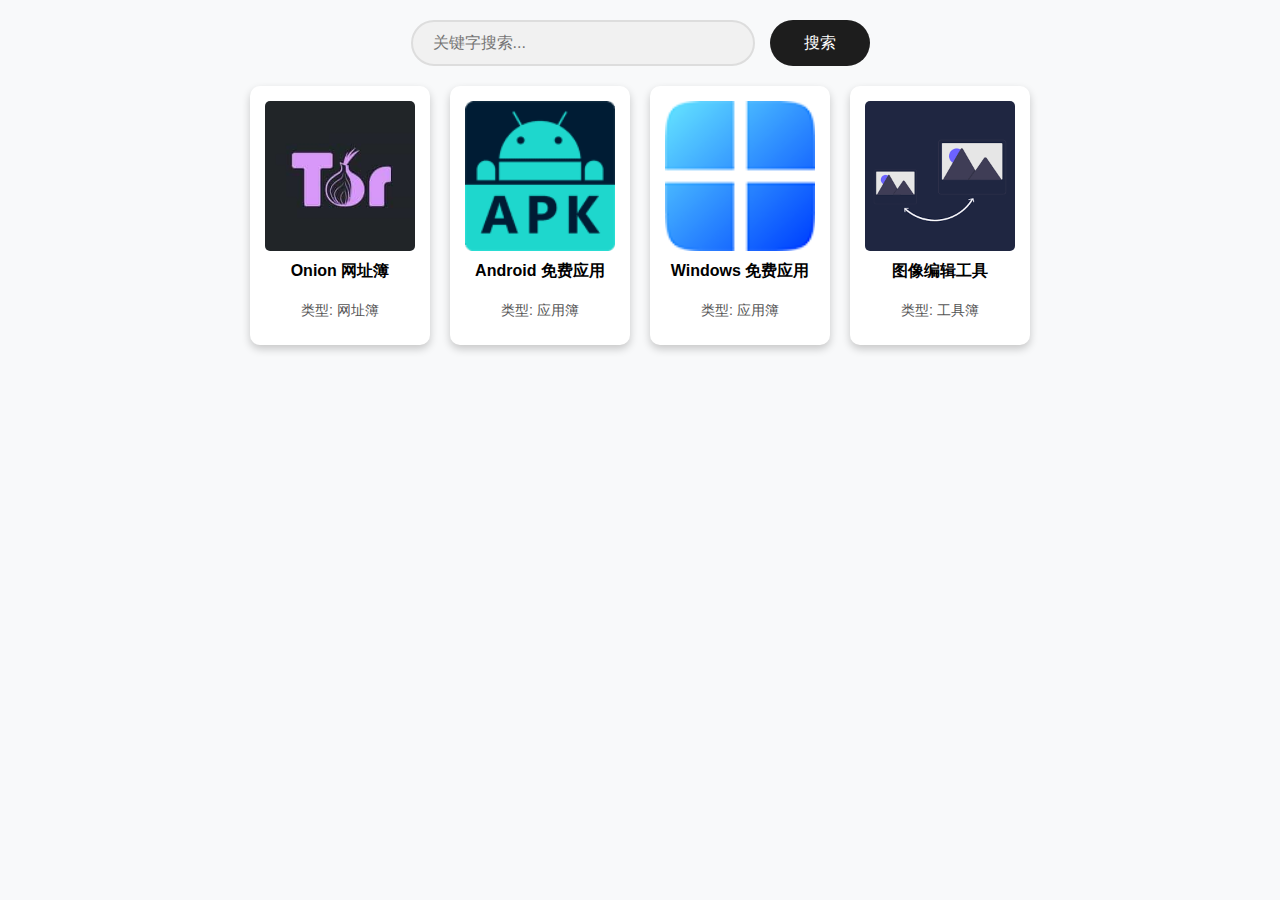
<file: index.html>
<!DOCTYPE html>
<html lang="zh">
<head>
    <meta charset="UTF-8">
    <meta name="viewport" content="width=device-width, initial-scale=1.0, maximum-scale=1.0, user-scalable=no">
    <link rel="shortcut icon" href="[data-uri]" type="image/jpeg">
    <title>资源索引</title>
    <link rel="stylesheet" href="styles.css">
</head>
<body>

    <!-- 搜索框 -->
    <div class="search-bar">
        <input type="text" id="search-input" placeholder="关键字搜索...">
        <button onclick="searchVideos()">搜索</button>
    </div>

    <!-- 视频列表 -->
    <div class="container" id="video-list"></div>

    <!-- 查看更多按钮 -->
    <button id="load-more" onclick="loadMoreVideos()">查看更多</button>

    <script src="script.js"></script>
</body>
</html>
</file>
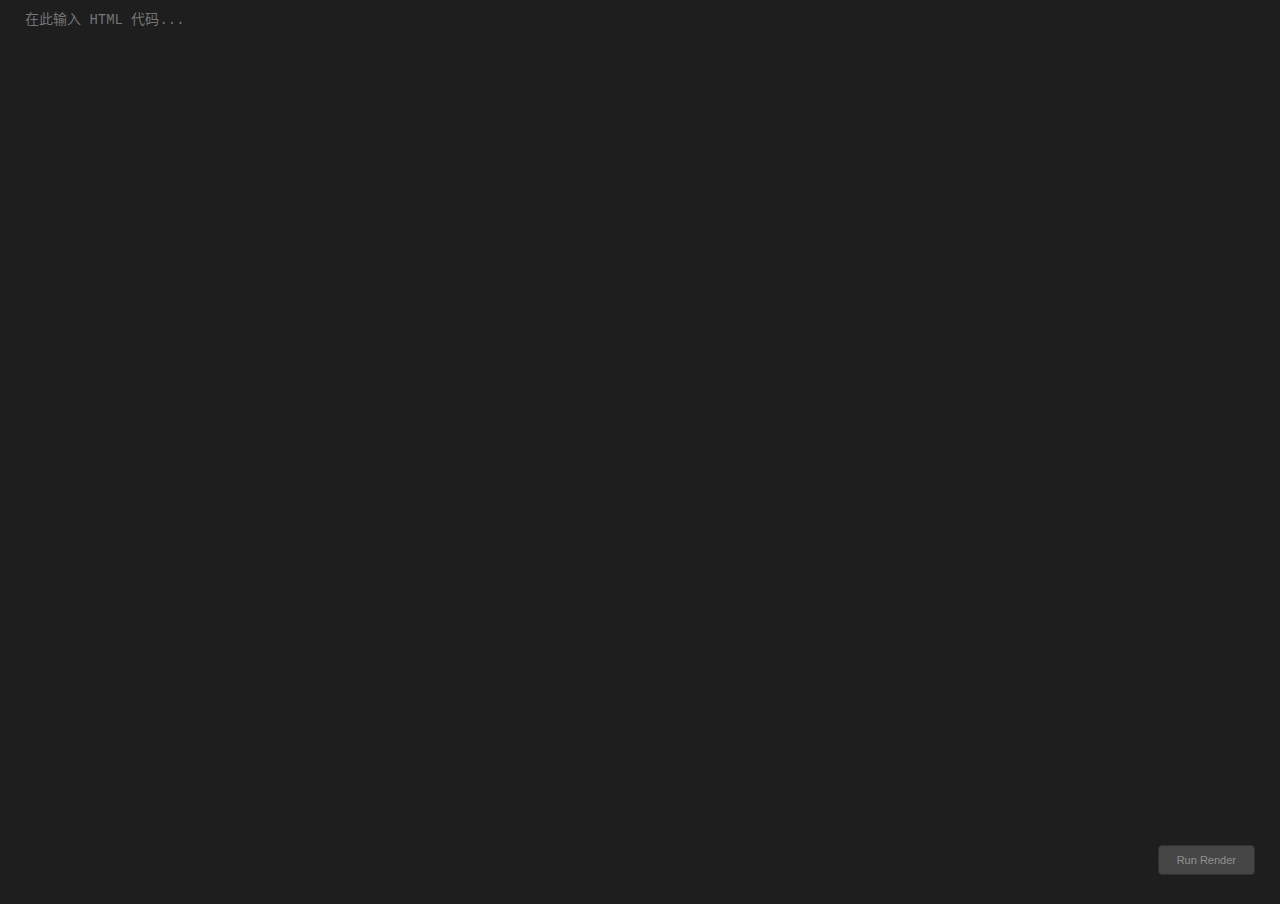
<file: 2024-10-24.zip.html>
<!DOCTYPE html>
<html lang="zh-CN">
<head>
    <meta charset="UTF-8">
    <title>html</title>
    <style>
        :root {
            --vscode-bg: #1e1e1e;
            --vscode-text: #ffffff;
        }

        * { box-sizing: border-box; }
        
        body, html {
            margin: 0; padding: 0;
            background-color: var(--vscode-bg);
            height: 100vh; width: 100vw;
            overflow: hidden;
        }

        #code-input {
            width: 100%;
            height: 100%;
            margin: 0;
            padding: 10px 10px 10px 25px;
            background-color: var(--vscode-bg);
            color: var(--vscode-text);
            font-family: 'Consolas', 'Monaco', monospace;
            font-size: 14px;
            line-height: 1.5;
            white-space: pre;
            tab-size: 4;
            border: none;
            outline: none;
            resize: none;
            overflow: auto;
        }

        .render-trigger {
            position: fixed;
            bottom: 25px;
            right: 25px;
            background: #6e6e6e;
            color: #fbfbfb;
            border: 1px solid #444;
            padding: 8px 18px;
            border-radius: 4px;
            cursor: pointer;
            font-size: 11px;
            z-index: 10;
            opacity: 0.5;
            transition: 0.3s;
        }
        .render-trigger:hover { opacity: 1; background: #444; color: #fff; }
    </style>
</head>
<body>

<textarea id="code-input" spellcheck="false" placeholder="在此输入 HTML 代码..."></textarea>
<button class="render-trigger" onclick="runInNewTab()">Run Render</button>

<script>
    const input = document.getElementById('code-input');

    function safeB64Encode(str) {
        const bytes = new TextEncoder().encode(str);
        let binString = "";
        bytes.forEach((b) => binString += String.fromCharCode(b));
        return window.btoa(binString);
    }

    function safeB64Decode(str) {
        try {
            const binString = window.atob(str);
            const bytes = Uint8Array.from(binString, (m) => m.charCodeAt(0));
            return new TextDecoder().decode(bytes);
        } catch (e) { return ""; }
    }
    function updateUrl() {
        const content = input.value;
        const b64 = content.trim() ? safeB64Encode(content) : "";
        const newUrl = new URL(window.location.origin + window.location.pathname);
        
        if (b64) {
            newUrl.searchParams.set('code', b64);
        }

        window.history.replaceState(null, '', newUrl.toString());
    }
    function runInNewTab() {
        const content = input.value;
        if (!content.trim()) return;
        const b64 = safeB64Encode(content);
        const previewUrl = new URL(window.location.origin + window.location.pathname);
        previewUrl.searchParams.set('render', 'true');
        previewUrl.searchParams.set('code', b64);

        window.open(previewUrl.toString(), '_blank');
    }

    window.onload = function() {
        const params = new URLSearchParams(window.location.search);
        const code = params.get('code');
        const isRender = params.get('render') === 'true';

        if (code) {
            const decodedCode = safeB64Decode(code);
            
            if (isRender) {
                document.open();
                document.write(decodedCode);
                document.close();
            } else {
                input.value = decodedCode;
            }
        }
    };

    input.addEventListener('input', updateUrl);

    input.onkeydown = function(e) {
        if (e.key === 'Tab') {
            e.preventDefault();
            const s = this.selectionStart;
            this.value = this.value.substring(0, s) + "\t" + this.value.substring(this.selectionEnd);
            this.selectionStart = this.selectionEnd = s + 1;
            updateUrl();
        }
    };
</script>

</body>
</html>
</file>
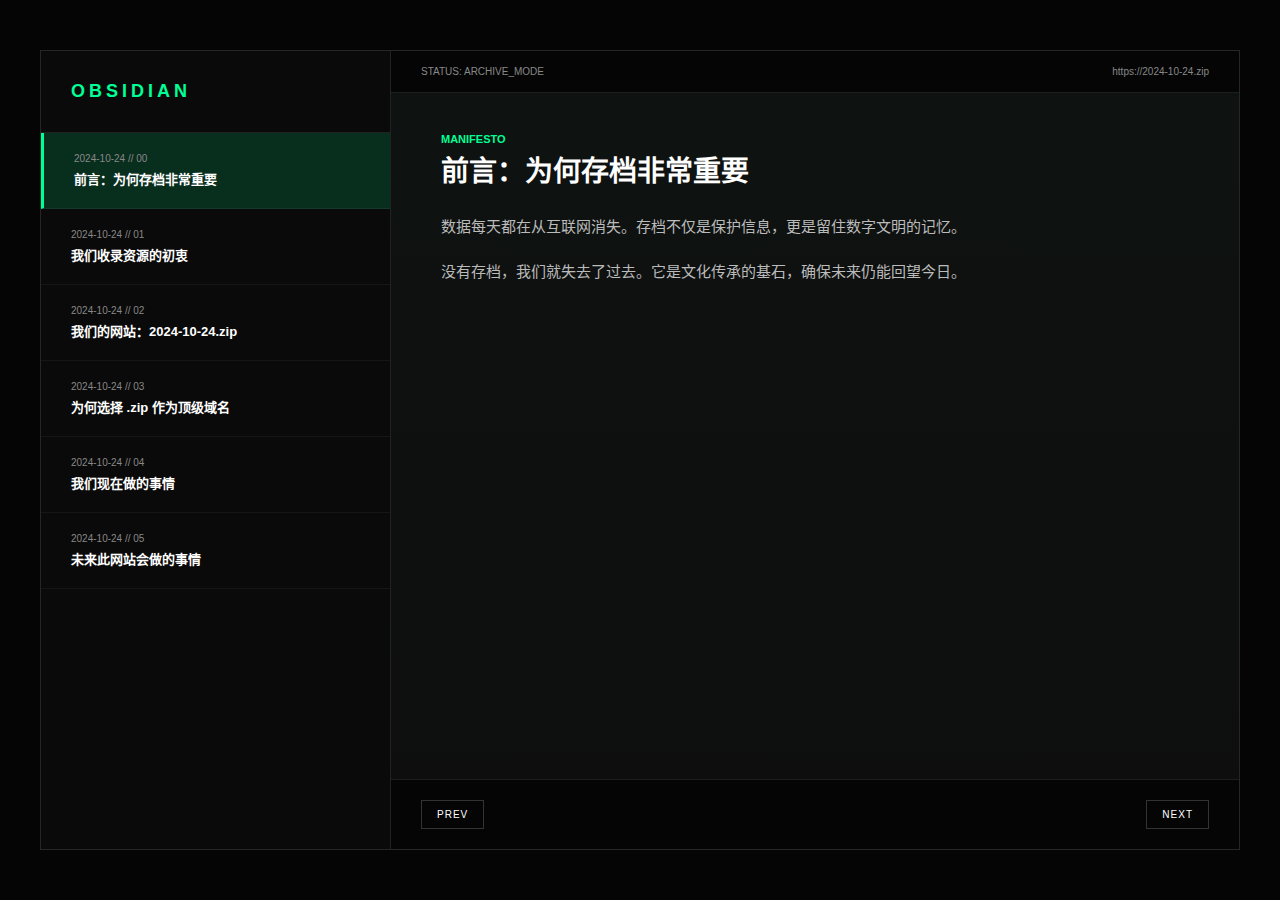
<file: web.pdf.html>
<!DOCTYPE html>
<html lang="zh-CN">
<head>
    <meta charset="UTF-8">
    <meta name="viewport" content="width=device-width, initial-scale=1.0" />
    <meta property="og:title" content="十月黑雨">
    <meta property="og:site_name" content="存档">
    <meta property="og:description" content="点击查看更多存档的瞬间！">
    <meta property="og:type" content="website">
    <meta property="og:image" content="https://2024-10-24.zip/images/logo.jpg">
    <meta property="og:image:secure_url" content="https://2024-10-24.zip/images/logo.jpg">
    <link rel="apple-touch-icon" href="https://2024-10-24.zip/images/logo.jpg">
    <meta name="apple-mobile-web-app-capable" content="yes">
    <meta name="apple-mobile-web-app-status-bar-style" content="black-translucent">
    <link rel="shortcut icon" href="https://2024-10-24.zip/images/logo.jpg">
    <link rel="icon" href="https://2024-10-24.zip/images/logo.jpg">
    <link rel="apple-touch-icon-precomposed" href="https://2024-10-24.zip/images/logo.jpg">
    <meta name="msapplication-TileImage" content="https://2024-10-24.zip/images/logo.jpg">
    <meta name="description" content="十月黑雨 — 来自2024-10-24.zip的十月存档" />
    <link rel="dns-prefetch" href="//cdnjs.cloudflare.com">
    <link rel="dns-prefetch" href="//fonts.googleapis.com">
    <meta name="author" content="黑雨">
    <title>OBSIDIAN CORE | 2024-10-24.zip</title>
    <meta name="description" content="OBSIDIAN CORE 存档计划：致力于保存互联网珍贵资源。">
    <meta name="keywords" content="存档, 2024-10-24.zip, 资源保存">
    <link rel="stylesheet" href="https://cdnjs.cloudflare.com/ajax/libs/font-awesome/6.4.0/css/all.min.css">
    <style>
        :root {
            --bg-deep: #050505;
            --accent: #00ff95; 
            --accent-dim: rgba(0, 255, 149, 0.15);
            --border-color: rgba(255, 255, 255, 0.1);
            --text-main: #ffffff;
            --text-dim: #888888;
        }

        * {
            margin: 0;
            padding: 0;
            box-sizing: border-box;
            border-radius: 0 !important;
            font-family: 'JetBrains Mono', sans-serif;
        }

        body {
            height: 100vh;
            background: var(--bg-deep);
            color: var(--text-main);
            display: flex;
            justify-content: center;
            align-items: center;
            overflow: hidden;
        }

        .app-frame {
            display: flex;
            width: 100%;
            max-width: 1200px;
            height: 100%;
            max-height: 800px;
            background: rgba(15, 15, 15, 0.9);
            border: 1px solid var(--border-color);
            position: relative;
        }

        .sidebar {
            width: 350px;
            border-right: 1px solid var(--border-color);
            display: flex;
            flex-direction: column;
            background: #0a0a0a;
            z-index: 100;
        }

        .sidebar-header {
            padding: 30px;
            border-bottom: 1px solid var(--border-color);
        }

        .sidebar-header h1 {
            font-size: 18px;
            letter-spacing: 4px;
            font-weight: 900;
            color: var(--accent);
        }

        .post-list {
            flex: 1;
            overflow-y: auto;
        }

        .post-list::-webkit-scrollbar { width: 3px; }
        .post-list::-webkit-scrollbar-thumb { background: #222; }

        .post-item {
            padding: 20px 30px;
            cursor: pointer;
            border-bottom: 1px solid rgba(255,255,255,0.05);
            transition: 0.2s;
        }

        .post-item.active {
            background: var(--accent-dim);
            border-left: 3px solid var(--accent);
        }

        .post-item .date {
            font-size: 10px;
            color: var(--text-dim);
            margin-bottom: 5px;
            display: block;
        }

        .post-item .title {
            font-size: 13px;
            font-weight: 600;
        }

        .main-reader {
            flex: 1;
            display: flex;
            flex-direction: column;
            background: linear-gradient(180deg, rgba(0,255,149,0.02) 0%, transparent 100%);
        }

        .reader-header {
            padding: 15px 30px;
            font-size: 10px;
            color: var(--text-dim);
            border-bottom: 1px solid var(--border-color);
            display: flex;
            justify-content: space-between;
            align-items: center;
            background: var(--bg-deep);
        }

        .back-btn {
            display: none;
            color: var(--accent);
            cursor: pointer;
            padding: 5px 12px;
            border: 1px solid var(--accent);
            font-size: 10px;
            font-weight: bold;
        }

        .content-area {
            flex: 1;
            padding: 40px 50px;
            overflow-y: auto;
        }

        .content-area::-webkit-scrollbar {
            width: 4px;
        }
        .content-area::-webkit-scrollbar-track {
            background: transparent;
        }
        .content-area::-webkit-scrollbar-thumb {
            background: var(--accent-dim);
            border: 1px solid var(--accent);
        }

        #article-category {
            color: var(--accent);
            font-size: 11px;
            font-weight: 800;
            margin-bottom: 10px;
        }

        #article-title {
            font-size: 28px;
            margin-bottom: 25px;
            line-height: 1.2;
        }

        .article-body {
            color: #bbb;
            font-size: 15px;
            line-height: 1.7;
        }

        .article-body p { margin-bottom: 20px; }

        .archive-img {
            width: 100%;
            max-width: 300px;
            max-height: 300px;
            object-fit: cover;
            border: 1px solid var(--accent);
            margin: 10px 0 25px 0;
            display: block;
        }

        .reader-footer {
            padding: 20px 30px;
            border-top: 1px solid var(--border-color);
            display: flex;
            justify-content: space-between;
            background: var(--bg-deep);
        }

        .btn-ui {
            background: none;
            border: 1px solid #333;
            color: #fff;
            padding: 8px 15px;
            font-size: 10px;
            cursor: pointer;
            letter-spacing: 1px;
        }

        .btn-ui:hover { border-color: var(--accent); color: var(--accent); }

        @media (max-width: 768px) {
            .app-frame { border: none; height: 100vh; }
            .sidebar {
                width: 100%;
                position: absolute;
                height: 100%;
                background: #050505;
                transition: transform 0.3s cubic-bezier(0.4, 0, 0.2, 1);
            }
            .sidebar.hidden { transform: translateX(-100%); }
            .main-reader { width: 100%; }
            .back-btn { display: block; }
            .content-area { padding: 30px 25px; }
            #article-title { font-size: 24px; }
            .btn-ui { flex: 0.45; text-align: center; }
        }
    </style>
</head>
<body>

    <div class="app-frame">
        <aside class="sidebar" id="sidebar">
            <header class="sidebar-header">
                <h1>OBSIDIAN</h1>
            </header>
            <nav class="post-list" id="post-list"></nav>
        </aside>

        <main class="main-reader">
            <header class="reader-header">
                <div class="back-btn" onclick="toggleMobileView()">LIST_MENU</div>
                <span>STATUS: ARCHIVE_MODE</span>
                <span>https://2024-10-24.zip</span>
            </header>

            <article class="content-area">
                <div id="article-category">MANIFESTO</div>
                <h1 id="article-title">前言：为何存档非常重要</h1>
                <div class="article-body" id="article-content"></div>
            </article>

            <footer class="reader-footer">
                <button class="btn-ui" onclick="changePost(-1)">PREV</button>
                <button class="btn-ui" onclick="changePost(1)">NEXT</button>
            </footer>
        </main>
    </div>

    <script>
        const articles = [
            {
                category: "MANIFESTO",
                title: "前言：为何存档非常重要",
                content: "<p>数据每天都在从互联网消失。存档不仅是保护信息，更是留住数字文明的记忆。</p><p>没有存档，我们就失去了过去。它是文化传承的基石，确保未来仍能回望今日。</p>"
            },
            {
                category: "CORE_PURPOSE",
                title: "我们收录资源的初衷",
                content: "<p>我们的初衷是防止信息永久丢失。在瞬息万变的网络中，临时内容极易被忽略。</p><p>挑选具有价值的内容并进行存档，是为后续研究提供最原始的证据支持。</p>"
            },
            {
                category: "DOMAIN_IDENTITY",
                title: "我们的网站：2024-10-24.zip",
                content: "<img src='https://2024-10-24.zip/images/logo.jpg' alt='Logo' class='archive-img'><p>官方坐标：<a href='https://2024-10-24.zip' target='_blank' style='color:var(--accent); text-decoration:none;'>https://2024-10-24.zip</a></p><p>它不仅是一个网址，更是一个永久封存的时间戳。在这里，每一份被打包的资源都象征着一个被拯救的数字碎片。</p>"
            },
            {
                category: "DOMAIN_STORY",
                title: "为何选择 .zip 作为顶级域名",
                content: "<p>“.zip”是压缩与存档的直观符号。它代表了我们将资源打包、封存并长久保留的决心。</p><p>这种命名定义了网站的核心功能：这里就是数字资源的终极档案馆。</p>"
            },
            {
                category: "ACTION_NOW",
                title: "我们现在做的事情",
                content: "<p>我们正在对海量资源进行分类与完整性校验。每一份数据都经过标注，确保检索高效且文件可用。</p><p>通过技术手段，我们正在构建一个稳固的、抗损毁的数字仓库。</p>"
            },
            {
                category: "VISION_FUTURE",
                title: "未来此网站会做的事情",
                content: "<p><a href='https://2024-10-24.zip' target='_blank' style='color:var(--accent); text-decoration:none;'>https://2024-10-24.zip</a> 未来将扩展至更多元的数据形态。我们将探索更安全的存储技术，确保数据在不同时代都能被读取。</p><p>目标只有一个：让历史信息在未来的数字世界中永不宕机。</p>"
            }
        ];

        let currentId = 0;
        const sidebar = document.getElementById('sidebar');
        const postList = document.getElementById('post-list');

        function init() {
            postList.innerHTML = articles.map((art, index) => `
                <div class="post-item ${index === 0 ? 'active' : ''}" data-id="${index}" onclick="loadArticle(${index})">
                    <span class="date">2024-10-24 // ${String(index).padStart(2, '0')}</span>
                    <div class="title">${art.title}</div>
                </div>
            `).join('');
            loadArticle(0);
        }

        function loadArticle(id) {
            currentId = id;
            const data = articles[id];
            document.querySelectorAll('.post-item').forEach(el => el.classList.remove('active'));
            const activeItem = document.querySelector(`[data-id="${id}"]`);
            if(activeItem) activeItem.classList.add('active');
            document.getElementById('article-category').innerText = data.category;
            document.getElementById('article-title').innerText = data.title;
            document.getElementById('article-content').innerHTML = data.content;
            if (window.innerWidth <= 768) sidebar.classList.add('hidden');
        }

        function toggleMobileView() { sidebar.classList.remove('hidden'); }

        function changePost(dir) {
            let nextId = currentId + dir;
            if (nextId >= 0 && nextId < articles.length) loadArticle(nextId);
        }

        window.addEventListener('resize', () => {
            if (window.innerWidth > 768) sidebar.classList.remove('hidden');
        });

        init();
    </script>
</body>
</html>
</file>
<file: styles.css>
body {
    font-family: Arial, sans-serif;
    background-color: #f8f9fa;
    text-align: center;
}

.search-bar {
    margin: 20px auto;
    display: flex;
    justify-content: center;
    flex-wrap: wrap; /* 允许在小屏时自动换行 */
    gap: 15px;
    max-width: 90vw; /* 避免超出屏幕 */
}

.search-bar input {
    flex: 1 1 30%;
    padding: 12px 20px;
    border: 2px solid #ddd;
    border-radius: 30px;
    font-size: 16px;
    outline: none;
    transition: all 0.3s ease;
    background-color: #f1f1f1;
    min-width: 50px;
    max-width: 300px;
}

.search-bar input:focus {
    border-color: #007bff;
    background-color: #fff;
    box-shadow: 0 0 8px rgba(0, 123, 255, 0.5);
}

.search-bar button {
    flex: 0 0 auto;
    padding: 12px 20px;
    border: none;
    background-color: #1d1d1d;
    color: white;
    border-radius: 30px;
    cursor: pointer;
    font-size: 16px;
    transition: all 0.3s ease;
    min-width: 100px;
    white-space: nowrap;
}


.search-bar button:hover {
    background-color: #252525;
    transform: scale(1.05);
}

.search-bar button:active {
    transform: scale(1);
}

.container {
    display: flex;
    justify-content: center;
    flex-wrap: wrap;
    gap: 20px;
    margin-top: 20px;
}

.video-card {
    width: 150px;
    background: white;
    border-radius: 10px;
    padding: 15px;
    box-shadow: 0 4px 8px rgba(0, 0, 0, 0.2);
    text-align: center;  
    display: flex;
    flex-direction: column;
    align-items: center;  
    justify-content: space-between;
    transition: transform 0.3s ease;
    cursor: pointer;
}

.video-card:hover {
    transform: translateY(-5px);
}

.video-card img {
    width: 100%; 
    height: auto;
    border-radius: 5px;
    cursor: pointer;
}

.video-card h3 {
    font-size: 16px;
    margin: 10px 0;
}

.video-card a {
    text-decoration: none;
    color: #007bff;
    font-weight: bold;
}

.video-card a:hover {
    text-decoration: underline;
}

.video-card p {
    font-size: 14px;
    color: #555;
    margin: 10px 0;
}

/* 查看更多按钮 */
#load-more {
    display: none;
    margin: 20px auto;
    padding: 12px 20px;
    border: none;
    background-color: #131313;
    color: white;
    border-radius: 30px;
    cursor: pointer;
    font-size: 16px;
    transition: all 0.3s ease;
}

#load-more:hover {
    background-color: #282828;
    transform: scale(1.05);
}

#load-more:active {
    transform: scale(1);
}
</file>
